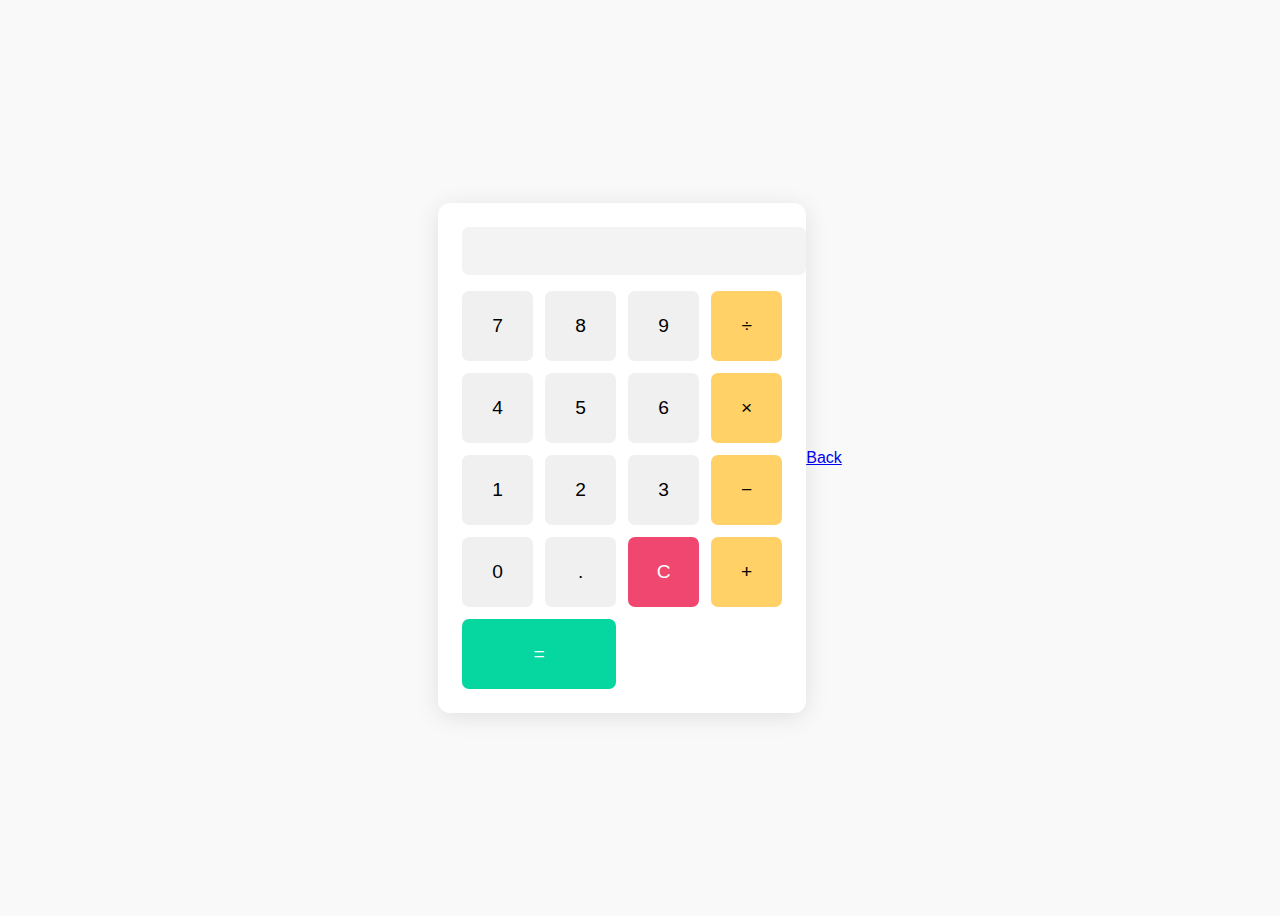
<file: Applications/calculator.html>
<!DOCTYPE html>
<html lang="en">
<head>
  <meta charset="UTF-8">
  <title>Simple Calculator</title>
  <style>
    body {
      background: #f9f9f9;
      font-family: 'Segoe UI', Arial, sans-serif;
      display: flex;
      height: 100vh;
      justify-content: center;
      align-items: center;
    }
    .calculator {
      background: #fff;
      border-radius: 12px;
      box-shadow: 0 4px 24px rgba(0,0,0,0.10);
      padding: 24px;
      width: 320px;
    }
    #display {
      width: 100%;
      height: 48px;
      font-size: 1.5rem;
      margin-bottom: 16px;
      border: none;
      background: #f3f3f3;
      text-align: right;
      border-radius: 7px;
      padding: 0 12px;
    }
    .buttons {
      display: grid;
      grid-template-columns: repeat(4, 1fr);
      gap: 12px;
    }
    button {
      padding: 24px 0;
      font-size: 1.2rem;
      border: none;
      border-radius: 7px;
      background: #f0f0f0;
      transition: background 0.2s;
      cursor: pointer;
    }
    button.operator {
      background: #ffd166;
    }
    button.equal {
      background: #06d6a0;
      color: #fff;
      grid-column: span 2;
    }
    button.clear {
      background: #ef476f;
      color: #fff;
    }
    button:active {
      background: #ccc;
    }
  </style>
</head>
<body>
  <div class="calculator">
    <input id="display" type="text" readonly />
    <div class="buttons">
      <button onclick="appendNumber('7')">7</button>
      <button onclick="appendNumber('8')">8</button>
      <button onclick="appendNumber('9')">9</button>
      <button onclick="appendOperator('/')" class="operator">÷</button>
      
      <button onclick="appendNumber('4')">4</button>
      <button onclick="appendNumber('5')">5</button>
      <button onclick="appendNumber('6')">6</button>
      <button onclick="appendOperator('*')" class="operator">×</button>
      
      <button onclick="appendNumber('1')">1</button>
      <button onclick="appendNumber('2')">2</button>
      <button onclick="appendNumber('3')">3</button>
      <button onclick="appendOperator('-')" class="operator">−</button>
      
      <button onclick="appendNumber('0')">0</button>
      <button onclick="appendNumber('.')">.</button>
      <button onclick="clearDisplay()" class="clear">C</button>
      <button onclick="appendOperator('+')" class="operator">+</button>
      
      <button onclick="calculate()" class="equal">=</button>
    </div>
  </div>
  <script>
    const display = document.getElementById('display');
    let currentInput = '';
    function appendNumber(num) {
      currentInput += num;
      display.value = currentInput;
    }
    function appendOperator(operator) {
      if (currentInput === '') return;
      // Prevent multiple operators in a row
      if (/[+\-*/.]$/.test(currentInput)) {
        currentInput = currentInput.slice(0, -1);
      }
      currentInput += operator;
      display.value = currentInput;
    }
    function clearDisplay() {
      currentInput = '';
      display.value = '';
    }
    function calculate() {
      try {
        // Evaluate only numbers and operators for safety
        if (/[^0-9+\-*/.]/.test(currentInput)) {
          display.value = 'Error';
          return;
        }
        // Avoid eval for production, but okay for this simple use
        let result = eval(currentInput);
        result = Number.isFinite(result) ? result : 'Error';
        display.value = result;
        currentInput = result.toString();
      } catch {
        display.value = 'Error';
        currentInput = '';
      }
    }
  </script>
</body>
<a href="Applications.html">Back</a>
</html>
</file>
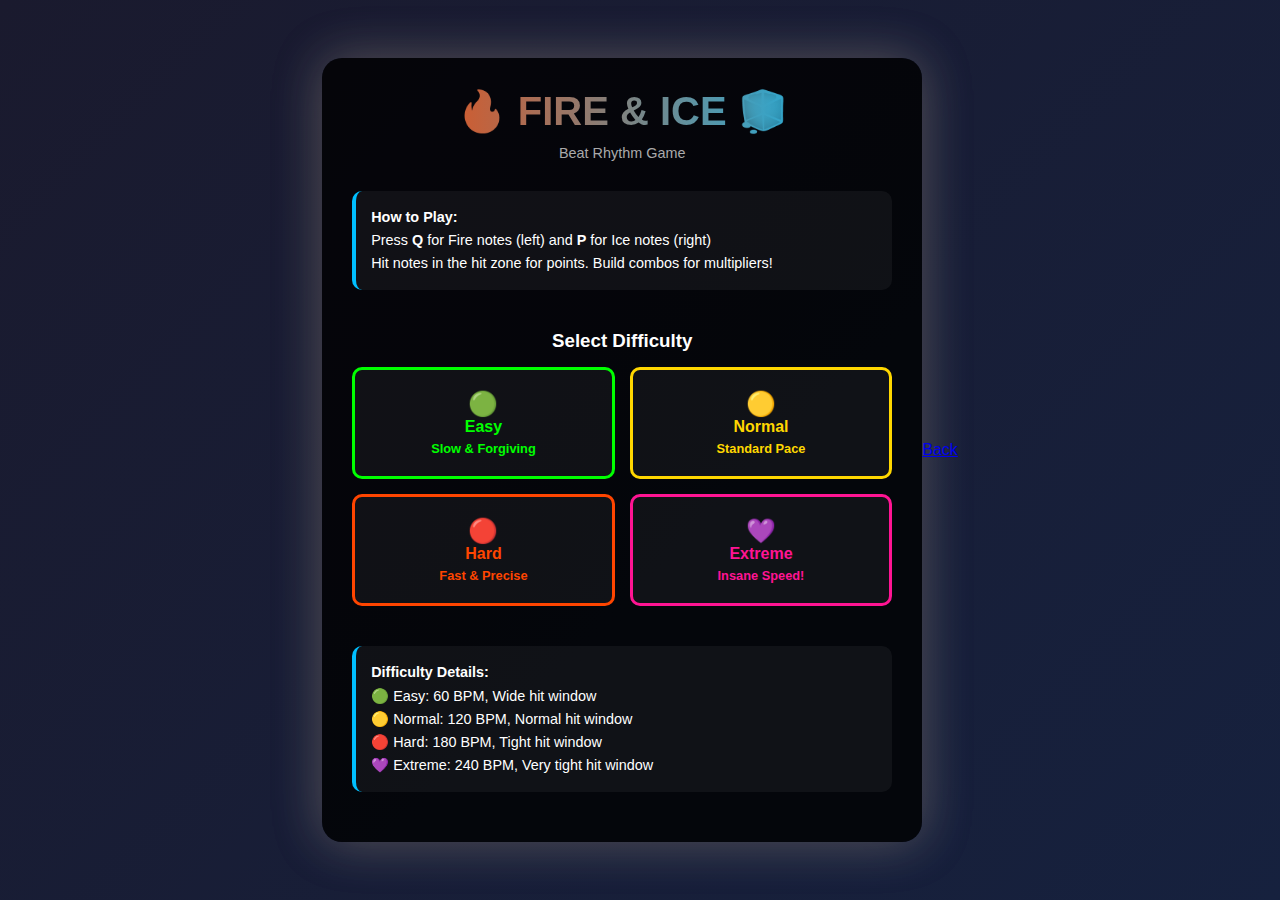
<file: Games/fireandice.html>
<!DOCTYPE html>
<html lang="en">
<head>
    <meta charset="UTF-8">
    <meta name="viewport" content="width=device-width, initial-scale=1.0">
    <title>Fire & Ice Beat Game</title>
    <style>
        * {
            margin: 0;
            padding: 0;
            box-sizing: border-box;
        }

        body {
            font-family: 'Arial', sans-serif;
            background: linear-gradient(135deg, #1a1a2e 0%, #16213e 100%);
            display: flex;
            justify-content: center;
            align-items: center;
            min-height: 100vh;
            color: #fff;
        }

        .game-container {
            width: 100%;
            max-width: 600px;
            background: rgba(0, 0, 0, 0.8);
            border-radius: 20px;
            padding: 30px;
            box-shadow: 0 0 50px rgba(255, 69, 0, 0.3), 0 0 50px rgba(0, 191, 255, 0.3);
        }

        .header {
            text-align: center;
            margin-bottom: 30px;
        }

        .title {
            font-size: 2.5em;
            margin-bottom: 10px;
            background: linear-gradient(90deg, #FF4500, #00BFFF);
            -webkit-background-clip: text;
            -webkit-text-fill-color: transparent;
            background-clip: text;
            font-weight: bold;
        }

        .subtitle {
            font-size: 0.9em;
            color: #aaa;
        }

        /* Menu Screen */
        .menu-screen {
            display: flex;
            flex-direction: column;
            gap: 20px;
        }

        .difficulty-selector {
            display: grid;
            grid-template-columns: 1fr 1fr;
            gap: 15px;
            margin-bottom: 20px;
        }

        .difficulty-btn {
            padding: 20px;
            border: 3px solid #444;
            background: rgba(255, 255, 255, 0.05);
            color: #fff;
            border-radius: 10px;
            cursor: pointer;
            font-size: 1em;
            font-weight: bold;
            transition: all 0.3s ease;
        }

        .difficulty-btn:hover {
            transform: scale(1.05);
            box-shadow: 0 0 20px rgba(255, 255, 255, 0.2);
        }

        .difficulty-btn.easy {
            border-color: #00FF00;
            color: #00FF00;
        }

        .difficulty-btn.easy:hover {
            background: rgba(0, 255, 0, 0.2);
            box-shadow: 0 0 20px rgba(0, 255, 0, 0.5);
        }

        .difficulty-btn.normal {
            border-color: #FFD700;
            color: #FFD700;
        }

        .difficulty-btn.normal:hover {
            background: rgba(255, 215, 0, 0.2);
            box-shadow: 0 0 20px rgba(255, 215, 0, 0.5);
        }

        .difficulty-btn.hard {
            border-color: #FF4500;
            color: #FF4500;
        }

        .difficulty-btn.hard:hover {
            background: rgba(255, 69, 0, 0.2);
            box-shadow: 0 0 20px rgba(255, 69, 0, 0.5);
        }

        .difficulty-btn.extreme {
            border-color: #FF1493;
            color: #FF1493;
        }

        .difficulty-btn.extreme:hover {
            background: rgba(255, 20, 147, 0.2);
            box-shadow: 0 0 20px rgba(255, 20, 147, 0.5);
        }

        .difficulty-info {
            background: rgba(255, 255, 255, 0.05);
            padding: 15px;
            border-radius: 10px;
            border-left: 4px solid #00BFFF;
            margin-bottom: 20px;
            font-size: 0.9em;
            line-height: 1.6;
        }

        /* Game Screen */
        .game-screen {
            display: none;
        }

        .game-screen.active {
            display: block;
        }

        .stats-bar {
            display: grid;
            grid-template-columns: 1fr 1fr 1fr;
            gap: 10px;
            margin-bottom: 20px;
            text-align: center;
        }

        .stat-box {
            background: rgba(255, 255, 255, 0.1);
            padding: 15px;
            border-radius: 10px;
            border: 2px solid rgba(255, 255, 255, 0.2);
        }

        .stat-label {
            font-size: 0.8em;
            color: #aaa;
            text-transform: uppercase;
            margin-bottom: 5px;
        }

        .stat-value {
            font-size: 1.8em;
            font-weight: bold;
        }

        .combo {
            color: #FFD700;
        }

        .score {
            color: #00BFFF;
        }

        .accuracy {
            color: #00FF00;
        }

        /* Game Board */
        .game-board {
            background: linear-gradient(180deg, rgba(30, 30, 50, 0.8), rgba(10, 10, 20, 0.8));
            border-radius: 15px;
            padding: 20px;
            margin-bottom: 20px;
            border: 3px solid rgba(255, 255, 255, 0.1);
            min-height: 400px;
            position: relative;
            overflow: hidden;
        }

        .lanes-container {
            display: grid;
            grid-template-columns: 1fr 1fr;
            gap: 20px;
            min-height: 350px;
            position: relative;
        }

        .lane {
            position: relative;
            border-radius: 10px;
            overflow: hidden;
            border: 3px solid;
        }

        .fire-lane {
            border-color: #FF4500;
            background: rgba(255, 69, 0, 0.1);
        }

        .ice-lane {
            border-color: #00BFFF;
            background: rgba(0, 191, 255, 0.1);
        }

        .lane-label {
            position: absolute;
            top: 10px;
            left: 10px;
            font-weight: bold;
            font-size: 0.9em;
            text-transform: uppercase;
            letter-spacing: 2px;
            z-index: 1;
        }

        .fire-label {
            color: #FF4500;
        }

        .ice-label {
            color: #00BFFF;
        }

        .notes-scroll {
            position: absolute;
            width: 100%;
            height: 100%;
            top: 0;
            left: 0;
        }

        .note {
            position: absolute;
            width: 100%;
            height: 50px;
            display: flex;
            align-items: center;
            justify-content: center;
            font-weight: bold;
            border-radius: 8px;
            cursor: pointer;
            transition: all 0.1s;
            font-size: 1.2em;
        }

        .fire-note {
            background: linear-gradient(135deg, #FF4500, #FF6347);
            color: #fff;
            box-shadow: 0 0 15px rgba(255, 69, 0, 0.6);
        }

        .ice-note {
            background: linear-gradient(135deg, #00BFFF, #1E90FF);
            color: #fff;
            box-shadow: 0 0 15px rgba(0, 191, 255, 0.6);
        }

        .note.hit {
            opacity: 0;
            transform: scale(1.3);
        }

        .note.missed {
            opacity: 0.3;
            background: linear-gradient(135deg, #444, #222) !important;
            box-shadow: none !important;
        }

        .hit-zone {
            position: absolute;
            bottom: 0;
            left: 0;
            right: 0;
            height: 80px;
            background: linear-gradient(180deg, rgba(255, 255, 255, 0.1), rgba(255, 255, 255, 0.3));
            border-top: 3px dashed rgba(255, 255, 255, 0.5);
            display: flex;
            align-items: center;
            justify-content: center;
            font-size: 0.8em;
            color: rgba(255, 255, 255, 0.6);
        }

        .hit-feedback {
            position: absolute;
            bottom: 90px;
            left: 50%;
            transform: translateX(-50%);
            font-weight: bold;
            font-size: 1.2em;
            pointer-events: none;
            z-index: 10;
            animation: floatUp 0.6s ease-out forwards;
        }

        .hit-feedback.perfect {
            color: #FFD700;
            text-shadow: 0 0 10px rgba(255, 215, 0, 0.8);
        }

        .hit-feedback.good {
            color: #00FF00;
            text-shadow: 0 0 10px rgba(0, 255, 0, 0.8);
        }

        .hit-feedback.ok {
            color: #00BFFF;
            text-shadow: 0 0 10px rgba(0, 191, 255, 0.8);
        }

        .hit-feedback.miss {
            color: #FF0000;
            text-shadow: 0 0 10px rgba(255, 0, 0, 0.8);
        }

        @keyframes floatUp {
            from {
                opacity: 1;
                transform: translateX(-50%) translateY(0);
            }
            to {
                opacity: 0;
                transform: translateX(-50%) translateY(-50px);
            }
        }

        /* Controls */
        .controls {
            display: grid;
            grid-template-columns: 1fr 1fr;
            gap: 20px;
            margin-bottom: 20px;
        }

        .control-lane {
            position: relative;
        }

        .key-hint {
            font-size: 0.8em;
            color: #aaa;
            text-align: center;
            margin-bottom: 10px;
        }

        .key-button {
            width: 100%;
            padding: 15px;
            border: 3px solid;
            border-radius: 10px;
            font-size: 1.1em;
            font-weight: bold;
            cursor: pointer;
            transition: all 0.1s;
            text-transform: uppercase;
            letter-spacing: 2px;
        }

        .fire-btn {
            border-color: #FF4500;
            background: rgba(255, 69, 0, 0.2);
            color: #FF4500;
        }

        .fire-btn:hover, .fire-btn.active {
            background: rgba(255, 69, 0, 0.6);
            box-shadow: 0 0 20px rgba(255, 69, 0, 0.8);
            transform: scale(0.98);
        }

        .ice-btn {
            border-color: #00BFFF;
            background: rgba(0, 191, 255, 0.2);
            color: #00BFFF;
        }

        .ice-btn:hover, .ice-btn.active {
            background: rgba(0, 191, 255, 0.6);
            box-shadow: 0 0 20px rgba(0, 191, 255, 0.8);
            transform: scale(0.98);
        }

        /* End Screen */
        .end-screen {
            display: none;
            text-align: center;
        }

        .end-screen.active {
            display: block;
        }

        .final-score {
            font-size: 3em;
            font-weight: bold;
            margin: 30px 0;
            background: linear-gradient(90deg, #FF4500, #00BFFF);
            -webkit-background-clip: text;
            -webkit-text-fill-color: transparent;
            background-clip: text;
        }

        .results-grid {
            display: grid;
            grid-template-columns: 1fr 1fr;
            gap: 15px;
            margin: 30px 0;
            text-align: center;
        }

        .result-item {
            background: rgba(255, 255, 255, 0.1);
            padding: 20px;
            border-radius: 10px;
            border: 2px solid rgba(255, 255, 255, 0.2);
        }

        .result-label {
            font-size: 0.9em;
            color: #aaa;
            margin-bottom: 10px;
        }

        .result-value {
            font-size: 2em;
            font-weight: bold;
        }

        .button-group {
            display: grid;
            grid-template-columns: 1fr 1fr;
            gap: 15px;
            margin-top: 30px;
        }

        .btn {
            padding: 15px 30px;
            border: 2px solid;
            border-radius: 10px;
            font-size: 1em;
            font-weight: bold;
            cursor: pointer;
            transition: all 0.3s;
            text-transform: uppercase;
            letter-spacing: 1px;
        }

        .btn-primary {
            border-color: #00BFFF;
            background: rgba(0, 191, 255, 0.2);
            color: #00BFFF;
        }

        .btn-primary:hover {
            background: rgba(0, 191, 255, 0.6);
            box-shadow: 0 0 20px rgba(0, 191, 255, 0.8);
            transform: scale(1.05);
        }

        .btn-secondary {
            border-color: #FF4500;
            background: rgba(255, 69, 0, 0.2);
            color: #FF4500;
        }

        .btn-secondary:hover {
            background: rgba(255, 69, 0, 0.6);
            box-shadow: 0 0 20px rgba(255, 69, 0, 0.8);
            transform: scale(1.05);
        }

        .combo-multiplier {
            text-align: center;
            font-size: 1.2em;
            margin-top: 15px;
            color: #FFD700;
        }

        .loading {
            text-align: center;
            padding: 20px;
            font-size: 1.2em;
            color: #aaa;
        }

        .pulse {
            animation: pulse 0.6s ease-out;
        }

        @keyframes pulse {
            0% {
                transform: scale(1);
            }
            50% {
                transform: scale(1.1);
            }
            100% {
                transform: scale(1);
            }
        }
    </style>
</head>
<body>
    <div class="game-container">
        <div class="header">
            <div class="title">🔥 FIRE & ICE 🧊</div>
            <div class="subtitle">Beat Rhythm Game</div>
        </div>

        <!-- Menu Screen -->
        <div class="menu-screen" id="menuScreen">
            <div class="difficulty-info">
                <strong>How to Play:</strong><br>
                Press <strong>Q</strong> for Fire notes (left) and <strong>P</strong> for Ice notes (right)<br>
                Hit notes in the hit zone for points. Build combos for multipliers!
            </div>

            <div>
                <h3 style="text-align: center; margin-bottom: 15px;">Select Difficulty</h3>
                <div class="difficulty-selector">
                    <button class="difficulty-btn easy" onclick="startGame('easy')">
                        <div style="font-size: 1.5em;">🟢</div>
                        Easy
                        <div style="font-size: 0.8em; margin-top: 5px;">Slow & Forgiving</div>
                    </button>
                    <button class="difficulty-btn normal" onclick="startGame('normal')">
                        <div style="font-size: 1.5em;">🟡</div>
                        Normal
                        <div style="font-size: 0.8em; margin-top: 5px;">Standard Pace</div>
                    </button>
                    <button class="difficulty-btn hard" onclick="startGame('hard')">
                        <div style="font-size: 1.5em;">🔴</div>
                        Hard
                        <div style="font-size: 0.8em; margin-top: 5px;">Fast & Precise</div>
                    </button>
                    <button class="difficulty-btn extreme" onclick="startGame('extreme')">
                        <div style="font-size: 1.5em;">💜</div>
                        Extreme
                        <div style="font-size: 0.8em; margin-top: 5px;">Insane Speed!</div>
                    </button>
                </div>
            </div>

            <div class="difficulty-info">
                <strong>Difficulty Details:</strong><br>
                🟢 Easy: 60 BPM, Wide hit window<br>
                🟡 Normal: 120 BPM, Normal hit window<br>
                🔴 Hard: 180 BPM, Tight hit window<br>
                💜 Extreme: 240 BPM, Very tight hit window
            </div>
        </div>

        <!-- Game Screen -->
        <div class="game-screen" id="gameScreen">
            <div class="stats-bar">
                <div class="stat-box">
                    <div class="stat-label">Score</div>
                    <div class="stat-value score" id="scoreDisplay">0</div>
                </div>
                <div class="stat-box">
                    <div class="stat-label">Combo</div>
                    <div class="stat-value combo" id="comboDisplay">0</div>
                </div>
                <div class="stat-box">
                    <div class="stat-label">Accuracy</div>
                    <div class="stat-value accuracy" id="accuracyDisplay">0%</div>
                </div>
            </div>

            <div class="game-board">
                <div class="lanes-container">
                    <div class="lane fire-lane">
                        <div class="lane-label fire-label">🔥 Fire</div>
                        <div class="notes-scroll" id="fireLane"></div>
                        <div class="hit-zone">Hit Zone</div>
                    </div>
                    <div class="lane ice-lane">
                        <div class="lane-label ice-label">❄️ Ice</div>
                        <div class="notes-scroll" id="iceLane"></div>
                        <div class="hit-zone">Hit Zone</div>
                    </div>
                </div>
            </div>

            <div class="controls">
                <div class="control-lane">
                    <div class="key-hint">Press Q or Click</div>
                    <button class="key-button fire-btn" id="fireBtn">🔥 Fire</button>
                </div>
                <div class="control-lane">
                    <div class="key-hint">Press P or Click</div>
                    <button class="key-button ice-btn" id="iceBtn">❄️ Ice</button>
                </div>
            </div>
        </div>

        <!-- End Screen -->
        <div class="end-screen" id="endScreen">
            <h2>🎮 Game Over!</h2>
            <div class="final-score" id="finalScore">0</div>

            <div class="results-grid">
                <div class="result-item">
                    <div class="result-label">Perfect Hits</div>
                    <div class="result-value" id="perfectCount">0</div>
                </div>
                <div class="result-item">
                    <div class="result-label">Good Hits</div>
                    <div class="result-value" id="goodCount">0</div>
                </div>
                <div class="result-item">
                    <div class="result-label">OK Hits</div>
                    <div class="result-value" id="okCount">0</div>
                </div>
                <div class="result-item">
                    <div class="result-label">Misses</div>
                    <div class="result-value" id="missCount">0</div>
                </div>
            </div>

            <div class="combo-multiplier" id="comboMultiplierDisplay"></div>

            <div class="button-group">
                <button class="btn btn-primary" onclick="backToMenu()">Main Menu</button>
                <button class="btn btn-secondary" onclick="location.reload()">New Game</button>
            </div>
        </div>
    </div>

    <script>
        // Game configuration
        const DIFFICULTIES = {
            easy: { bpm: 60, hitWindow: 150, duration: 30 },
            normal: { bpm: 120, hitWindow: 100, duration: 30 },
            hard: { bpm: 180, hitWindow: 80, duration: 30 },
            extreme: { bpm: 240, hitWindow: 50, duration: 30 }
        };

        const SCORES = {
            perfect: 100,
            good: 50,
            ok: 25,
            miss: 0
        };

        // Game state
        let gameState = {
            currentDifficulty: null,
            score: 0,
            combo: 0,
            maxCombo: 0,
            hits: { perfect: 0, good: 0, ok: 0, miss: 0 },
            notes: [],
            gameActive: false,
            startTime: null,
            scrollPosition: 0,
            lastNoteTime: 0
        };

        // Initialize
        document.addEventListener('DOMContentLoaded', () => {
            setupEventListeners();
        });

        function setupEventListeners() {
            document.addEventListener('keydown', handleKeyPress);
            document.addEventListener('keyup', handleKeyUp);
            document.getElementById('fireBtn').addEventListener('click', () => hitNote('fire'));
            document.getElementById('iceBtn').addEventListener('click', () => hitNote('ice'));
        }

        function handleKeyPress(e) {
            if (!gameState.gameActive) return;
            
            if (e.key.toLowerCase() === 'q') {
                document.getElementById('fireBtn').classList.add('active');
                hitNote('fire');
            } else if (e.key.toLowerCase() === 'p') {
                document.getElementById('iceBtn').classList.add('active');
                hitNote('ice');
            }
        }

        function handleKeyUp(e) {
            if (e.key.toLowerCase() === 'q') {
                document.getElementById('fireBtn').classList.remove('active');
            } else if (e.key.toLowerCase() === 'p') {
                document.getElementById('iceBtn').classList.remove('active');
            }
        }

        function startGame(difficulty) {
            gameState.currentDifficulty = difficulty;
            gameState.score = 0;
            gameState.combo = 0;
            gameState.maxCombo = 0;
            gameState.hits = { perfect: 0, good: 0, ok: 0, miss: 0 };
            gameState.notes = [];
            gameState.gameActive = true;
            gameState.startTime = Date.now();
            gameState.scrollPosition = 0;
            gameState.lastNoteTime = 0;

            document.getElementById('menuScreen').style.display = 'none';
            document.getElementById('gameScreen').classList.add('active');
            document.getElementById('endScreen').classList.remove('active');

            generateNotes();
            startGameLoop();
        }

        function generateNotes() {
            const config = DIFFICULTIES[gameState.currentDifficulty];
            const noteIntervalMs = (60 / config.bpm) * 1000; // Time between notes in ms
            const gameDurationMs = config.duration * 1000;

            let currentTime = noteIntervalMs * 2; // Start after 2 beats
            
            while (currentTime < gameDurationMs) {
                const type = Math.random() > 0.5 ? 'fire' : 'ice';
                gameState.notes.push({
                    id: Math.random(),
                    type: type,
                    time: currentTime,
                    hit: false,
                    missed: false
                });
                currentTime += noteIntervalMs + (Math.random() * noteIntervalMs * 0.5 - noteIntervalMs * 0.25);
            }
        }

        function startGameLoop() {
            const updateInterval = setInterval(() => {
                if (!gameState.gameActive) {
                    clearInterval(updateInterval);
                    endGame();
                    return;
                }

                const config = DIFFICULTIES[gameState.currentDifficulty];
                const elapsed = Date.now() - gameState.startTime;
                const gameDuration = config.duration * 1000;

                // Update scroll position (notes move down)
                gameState.scrollPosition = (elapsed / gameDuration) * 400;

                // Render notes
                renderNotes();

                // Check for missed notes
                checkMissedNotes(elapsed);

                // Update UI
                document.getElementById('scoreDisplay').textContent = gameState.score;
                document.getElementById('comboDisplay').textContent = gameState.combo;
                
                const totalHits = gameState.hits.perfect + gameState.hits.good + gameState.hits.ok + gameState.hits.miss;
                const accuracy = totalHits > 0 ? Math.round((gameState.hits.perfect + gameState.hits.good) / totalHits * 100) : 0;
                document.getElementById('accuracyDisplay').textContent = accuracy + '%';

                // End game
                if (elapsed >= gameDuration) {
                    gameState.gameActive = false;
                }
            }, 16); // ~60 FPS
        }

        function renderNotes() {
            const fireContainer = document.getElementById('fireLane');
            const iceContainer = document.getElementById('iceLane');

            fireContainer.innerHTML = '';
            iceContainer.innerHTML = '';

            gameState.notes.forEach(note => {
                const noteY = note.time / 10 - gameState.scrollPosition;

                if (noteY > -100 && noteY < 400) {
                    const noteEl = document.createElement('div');
                    noteEl.className = `note ${note.type}-note ${note.hit ? 'hit' : ''} ${note.missed ? 'missed' : ''}`;
                    noteEl.style.top = noteY + 'px';
                    noteEl.textContent = note.type === 'fire' ? '🔥' : '❄️';
                    noteEl.dataset.noteId = note.id;

                    if (note.type === 'fire') {
                        fireContainer.appendChild(noteEl);
                    } else {
                        iceContainer.appendChild(noteEl);
                    }
                }
            });
        }

        function checkMissedNotes(elapsed) {
            gameState.notes.forEach(note => {
                if (!note.hit && !note.missed) {
                    const noteOffscreenTime = note.time + 1500; // Give some time after passing
                    if (elapsed > noteOffscreenTime) {
                        note.missed = true;
                        gameState.hits.miss++;
                        gameState.combo = 0;
                    }
                }
            });
        }

        function hitNote(type) {
            if (!gameState.gameActive) return;

            const config = DIFFICULTIES[gameState.currentDifficulty];
            const elapsed = Date.now() - gameState.startTime;
            const hitWindow = config.hitWindow;

            // Find the closest note of the correct type
            let closestNote = null;
            let closestDistance = Infinity;

            gameState.notes.forEach(note => {
                if (!note.hit && !note.missed && note.type === type) {
                    const distance = Math.abs(note.time - elapsed);
                    if (distance < closestDistance && distance < hitWindow * 1.5) {
                        closestNote = note;
                        closestDistance = distance;
                    }
                }
            });

            if (closestNote) {
                closestNote.hit = true;

                // Determine hit quality
                let quality;
                if (closestDistance < hitWindow * 0.3) {
                    quality = 'perfect';
                } else if (closestDistance < hitWindow * 0.7) {
                    quality = 'good';
                } else {
                    quality = 'ok';
                }

                // Update stats
                gameState.hits[quality]++;
                const points = SCORES[quality];
                const comboMultiplier = Math.min(1 + gameState.combo * 0.1, 2);
                gameState.score += Math.round(points * comboMultiplier);
                gameState.combo++;
                gameState.maxCombo = Math.max(gameState.maxCombo, gameState.combo);

                // Show hit feedback
                showHitFeedback(type, quality, elapsed);

                // Visual pulse
                const btnId = type === 'fire' ? 'fireBtn' : 'iceBtn';
                const btn = document.getElementById(btnId);
                btn.classList.add('pulse');
                setTimeout(() => btn.classList.remove('pulse'), 600);
            }
        }

        function showHitFeedback(type, quality, elapsed) {
            const container = type === 'fire' ? document.getElementById('fireLane').parentElement : document.getElementById('iceLane').parentElement;
            const feedback = document.createElement('div');
            feedback.className = `hit-feedback ${quality}`;
            feedback.textContent = quality.toUpperCase();
            container.appendChild(feedback);
            
            setTimeout(() => feedback.remove(), 600);
        }

        function endGame() {
            const totalNotes = gameState.notes.length;
            const hitNotes = gameState.notes.filter(n => n.hit).length;
            const accuracyPercent = totalNotes > 0 ? Math.round((hitNotes / totalNotes) * 100) : 0;

            document.getElementById('finalScore').textContent = gameState.score.toLocaleString();
            document.getElementById('perfectCount').textContent = gameState.hits.perfect;
            document.getElementById('goodCount').textContent = gameState.hits.good;
            document.getElementById('okCount').textContent = gameState.hits.ok;
            document.getElementById('missCount').textContent = gameState.hits.miss;

            const comboMultiplier = gameState.maxCombo > 0 ? `Max Combo: ${gameState.maxCombo}x` : 'No Combo';
            document.getElementById('comboMultiplierDisplay').textContent = comboMultiplier;

            document.getElementById('gameScreen').classList.remove('active');
            document.getElementById('endScreen').classList.add('active');
        }

        function backToMenu() {
            gameState.gameActive = false;
            document.getElementById('endScreen').classList.remove('active');
            document.getElementById('gameScreen').classList.remove('active');
            document.getElementById('menuScreen').style.display = 'block';
        }
    </script>
</body>
    <a href="Games.html">Back</a>
</html>
</file>
